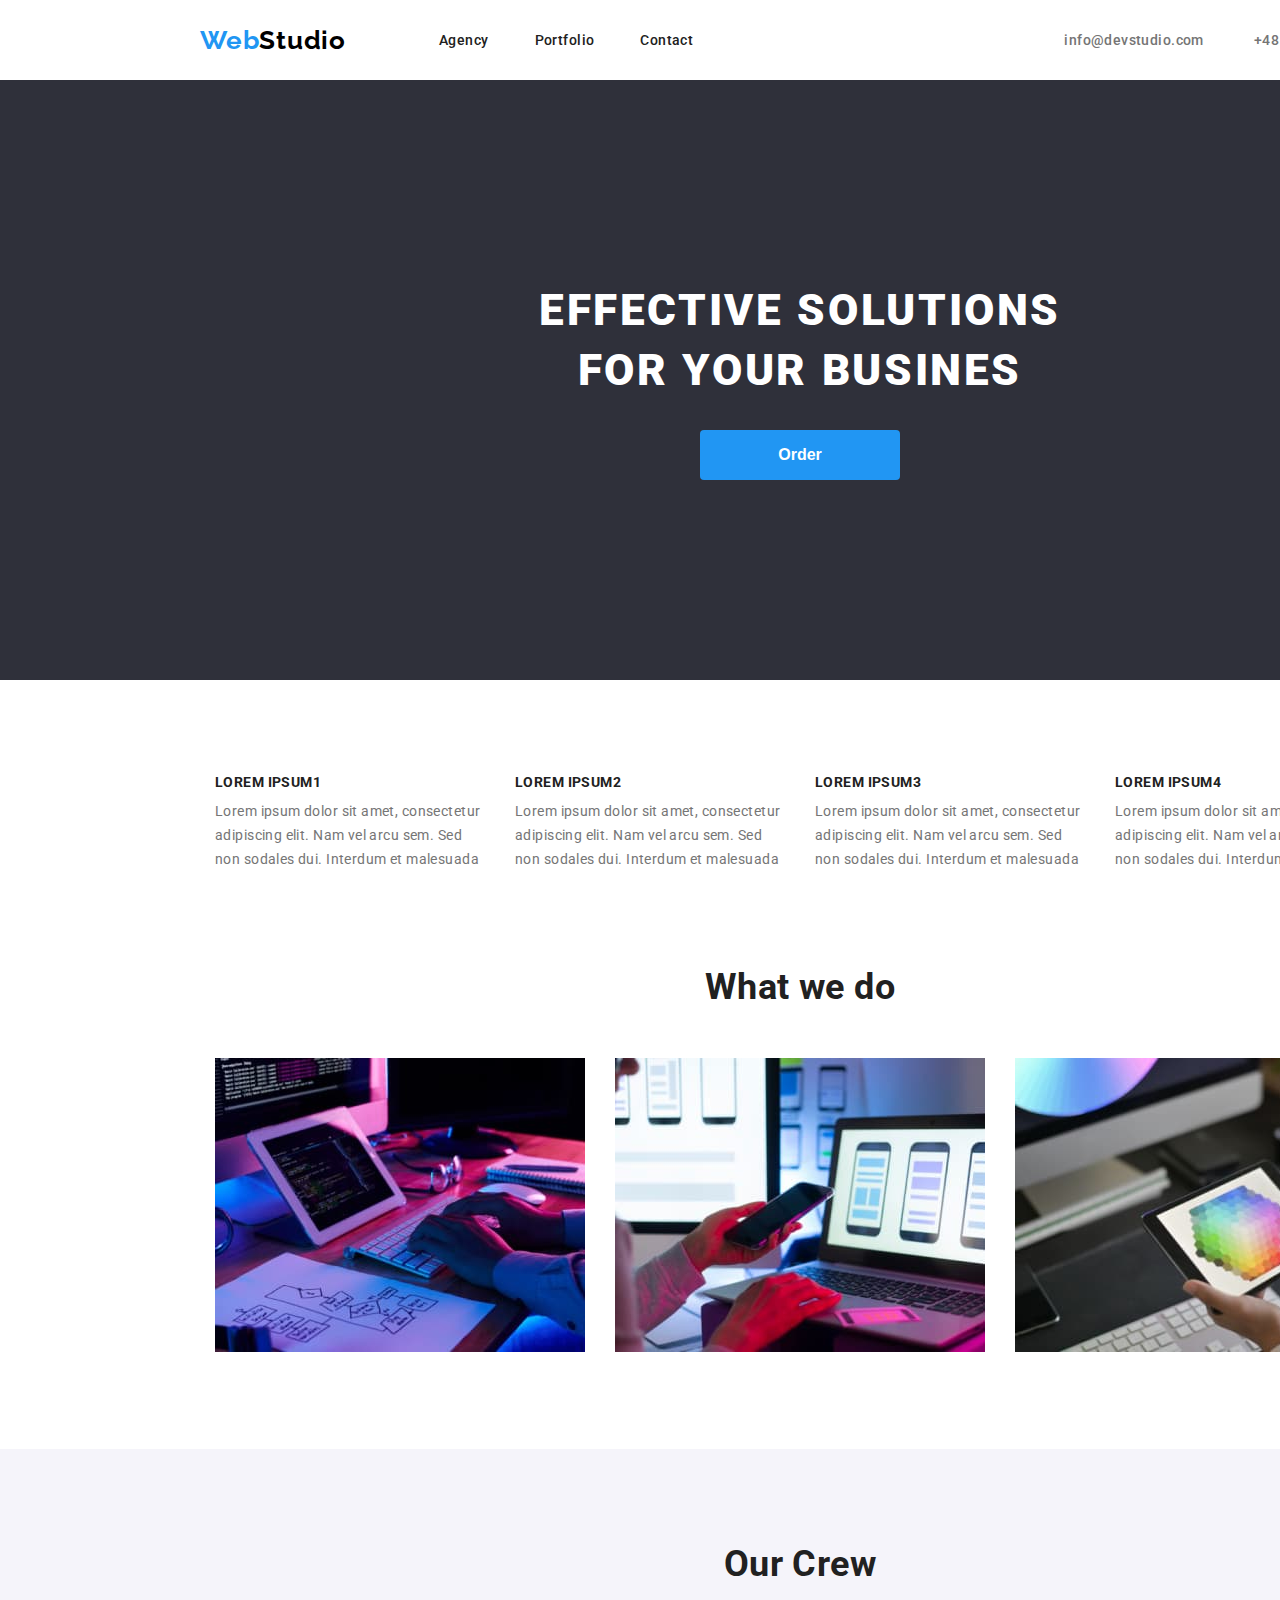
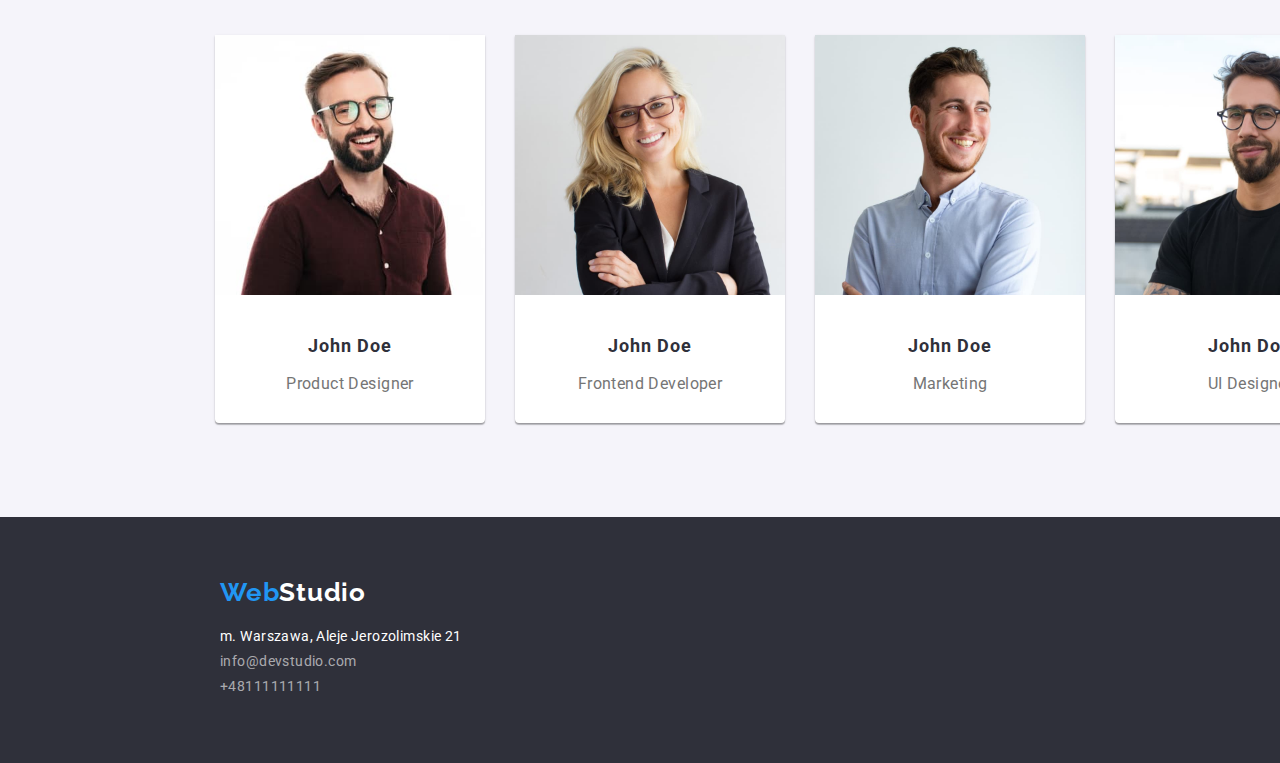
<file: index.html>
<!DOCTYPE html>
<html lang="pl-PL">
  <head>
    <meta charset="UTF-8" />
    <meta http-equiv="X-UA-Compatible" content="IE=edge" />
    <meta name="viewport" content="width=device-width, initial-scale=1.0" />
    <link href="./styles.css" rel="stylesheet" />

    <link rel="preconnect" href="https://fonts.googleapis.com" />
    <link rel="preconnect" href="https://fonts.gstatic.com" crossorigin="" />
    <link
      href="https://fonts.googleapis.com/css2?family=Raleway:wght@700&amp;family=Roboto:wght@400;500;700;900&amp;display=swap"
      rel="stylesheet"
    />

    <title>WebStudio</title>
  </head>
  <body>
    <div class="whole-page">
      <header class="header container">
        <a href="index.html" class="link-no-underline logo-style"
          ><span class="text-blue">Web</span>Studio</a
        >
        <nav>
          <ul class="nav-style nav-list">
            <li>
              <a
                href="./index.html"
                class="link-no-underline link-style text-blue"
              >
                Agency</a
              >
            </li>
            <li>
              <a
                href="portfolio.html"
                class="link-no-underline link-style text-blue"
              >
                Portfolio</a
              >
            </li>
            <li>
              <a
                href="./index.html"
                class="link-no-underline link-style text-blue"
              >
                Contact</a
              >
            </li>
          </ul>
        </nav>
        <ul class="contacts-style contact-link-styl nav-list nobull">
          <li>
            <a
              href="emailto:info@devstudio.com"
              class="link-no-underline contact-link-style text-blue"
              >info@devstudio.com</a
            >
          </li>
          <li>
            <a
              href="tel:+45111111111"
              class="link-no-underline contact-link-style text-blue"
              >+48 111 111 111</a
            >
          </li>
        </ul>
      </header>
      <!--Tworzenie sekcji head- informacje wyświetlane na górze strony-->
      <main>
        <section class="container top-section">
          <h1 class="top-section-text no-margin">
            EFFECTIVE SOLUTIONS<br />
            FOR YOUR BUSINES
          </h1>
          <button type="button" class="button-type-order">Order</button>
        </section>
        <section class="container">
          <div>
            <ul class="content no-padding">
              <li>
                <h3 class="content-header">LOREM IPSUM1</h3>
                <p class="content-text no-margin">
                  Lorem ipsum dolor sit amet, consectetur
                  <br />
                  adipiscing elit. Nam vel arcu sem. Sed
                  <br />
                  non sodales dui. Interdum et malesuada
                </p>
              </li>
              <li>
                <h3 class="content-header">LOREM IPSUM2</h3>
                <p class="content-text no-margin">
                  Lorem ipsum dolor sit amet, consectetur
                  <br />
                  adipiscing elit. Nam vel arcu sem. Sed
                  <br />
                  non sodales dui. Interdum et malesuada
                </p>
              </li>
              <li>
                <h3 class="content-header">LOREM IPSUM3</h3>
                <p class="content-text no-margin">
                  Lorem ipsum dolor sit amet, consectetur
                  <br />
                  adipiscing elit. Nam vel arcu sem. Sed
                  <br />
                  non sodales dui. Interdum et malesuada
                </p>
              </li>
              <li>
                <h3 class="content-header">LOREM IPSUM4</h3>
                <p class="content-text no-margin">
                  Lorem ipsum dolor sit amet, consectetur
                  <br />
                  adipiscing elit. Nam vel arcu sem. Sed
                  <br />
                  non sodales dui. Interdum et malesuada
                </p>
              </li>
            </ul>
          </div>
        </section>
        <!--część opisowa strony- do edytowania w przyszłości-->
        <section class="container our-services">
          <h2 class="section-header">What we do</h2>
          <ul class="our-services-list no-padding">
            <li>
              <img
                src="./img/img.jpg"
                alt="Tworzenie kodu"
                width="370"
                height="294"
              />
            </li>
            <li>
              <img
                src="./img/img2.jpg"
                alt="Tworzenie strony"
                width="370"
                height="294"
              />
            </li>
            <li>
              <img
                src="./img/img3.jpg"
                alt="Tworzenie styli"
                width="370"
                height="294"
              />
            </li>
          </ul>
        </section>
        <!--Obrazy z potencjałem do podpięcia linków/odnośników do opisu w.w. zagadnień-->
        <section class="our-crew-background">
          <div class="container our-crew">
            <h2 class="section-header no-margin">Our Crew</h2>
            <ul class="our-crew-list no-margin no-padding">
              <li class="crew-member-part">
                <img
                  src="./img/imgsq1.jpg"
                  alt="John Doe"
                  width="270"
                  height="260"
                />
                <h3 class="our-crew-list-name">
                  <a
                    href="#!"
                    class="center link-no-underline portfolio-img-title"
                    >John Doe</a
                  >
                </h3>
                <p class="our-crew-list-proffesion">
                  <a
                    href="#!"
                    class="center link-no-underline portfolio-part-info"
                    >Product Designer</a
                  >
                </p>
              </li>
              <li class="crew-member-part">
                <img
                  src="./img/imgsq2.jpg"
                  alt="John Doe"
                  width="270"
                  height="260"
                />
                <h3 class="our-crew-list-name">
                  <a href="#!" class="link-no-underline portfolio-img-title"
                    >John Doe</a
                  >
                </h3>
                <p class="our-crew-list-proffesion">
                  <a href="#!" class="link-no-underline portfolio-part-info"
                    >Frontend Developer</a
                  >
                </p>
              </li>
              <li class="crew-member-part">
                <img
                  src="./img/imgsq3.jpg"
                  alt="John Doe"
                  width="270"
                  height="260"
                />
                <h3 class="our-crew-list-name">
                  <a href="#!" class="link-no-underline portfolio-img-title"
                    >John Doe</a
                  >
                </h3>
                <p class="our-crew-list-proffesion">
                  <a href="#!" class="link-no-underline portfolio-part-info"
                    >Marketing</a
                  >
                </p>
              </li>
              <li class="crew-member-part">
                <img
                  src="./img/imgsq4.jpg"
                  alt="John Doe"
                  width="270"
                  height="260"
                />
                <h3 class="our-crew-list-name">
                  <a href="#!" class="link-no-underline portfolio-img-title"
                    >John Doe</a
                  >
                </h3>
                <p class="our-crew-list-proffesion">
                  <a href="#!" class="link-no-underline portfolio-part-info"
                    >UI Designer</a
                  >
                </p>
              </li>
            </ul>
          </div>
        </section>
        <!--Zdjęcia osób zaangażowanych w projekt/firmę- możliwe dodanie linków do stron/opisów osób-->
      </main>
      <footer class="footer">
        <ul class="container footer-container nobull">
          <li>
            <a
              href="./index.html"
              class="link-no-underline logo-style white-style-logo"
              ><span class="text-blue">Web</span>Studio</a
            >
          </li>
          <li>
            <address class="address-style">
              m. Warszawa, Aleje Jerozolimskie 21
            </address>
          </li>
          <li class="footer-links no-margin nobull">
            <li class="footer-links-li-margin">
              <a
                href="emailto:info@devstudio.com"
                class="link-no-underline footer-type"
                >info@devstudio.com</a
              >
            </li>
            <li class="footer-links-li-margin">
              <a href="tel:+45111111111" class="link-no-underline footer-type"
                >+48111111111</a
              >
            </li>
          </li>
        </ul>
      </footer>
      <!--informacje bazowe na temat firmy- tak zwany footer-->
    </div>
  </body>
  <!--plik jest poprawnie tłumaczony na angielski przy użyciu tłumacza wbudowanego przeglądarki google-->
</html>
</file>
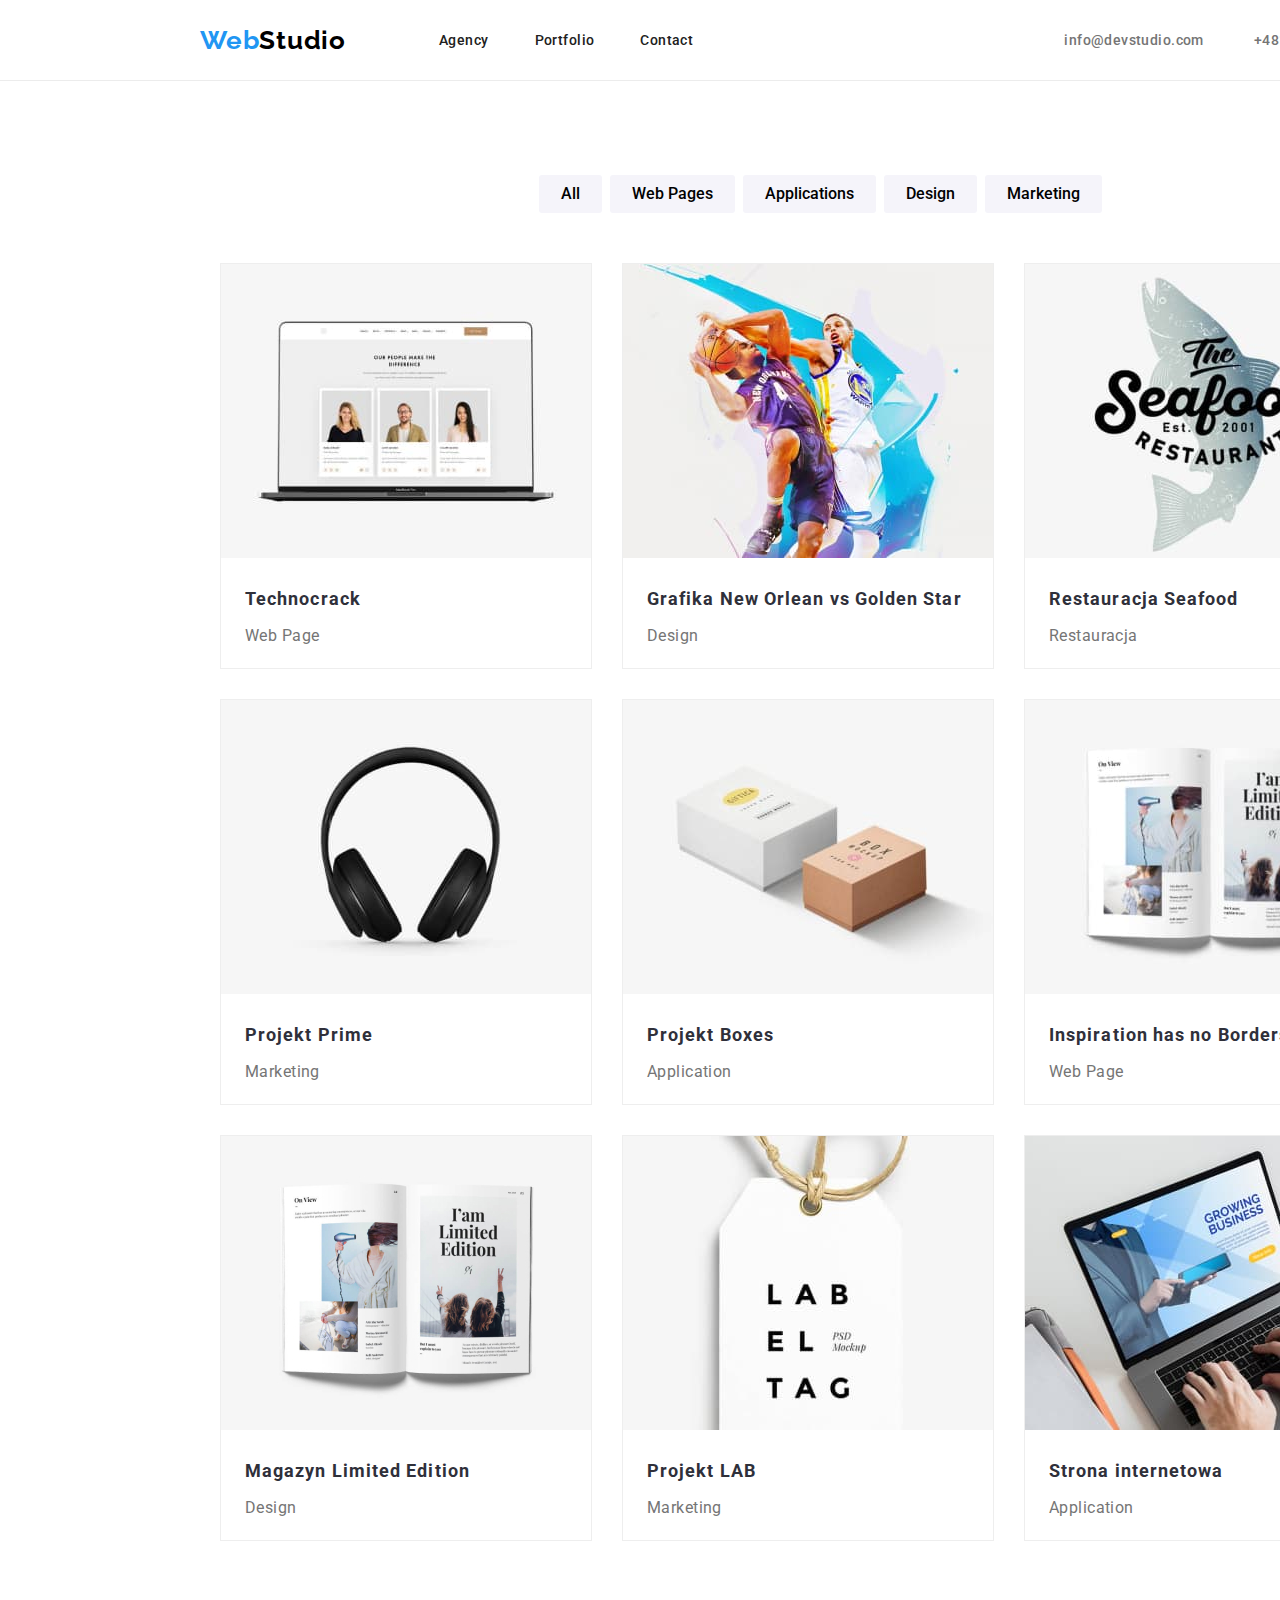
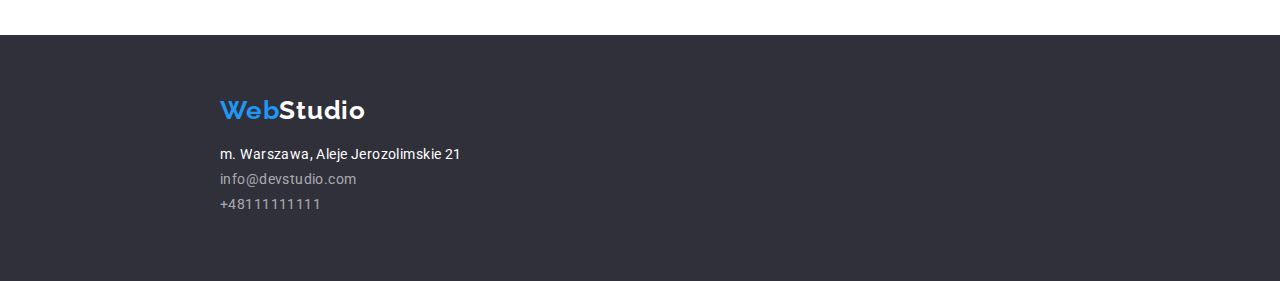
<file: poftfolio.html>
<!DOCTYPE html>
<html lang="pl-PL">
  <head>
    <meta charset="UTF-8" />
    <meta http-equiv="X-UA-Compatible" content="IE=edge" />
    <meta name="viewport" content="width=device-width, initial-scale=1.0" />
    <link href="./css/styles.css" rel="stylesheet" />

    <link rel="preconnect" href="https://fonts.googleapis.com" />
    <link rel="preconnect" href="https://fonts.gstatic.com" crossorigin="" />
    <link
      href="https://fonts.googleapis.com/css2?family=Raleway:wght@700&amp;family=Roboto:wght@400;500;700;900&amp;display=swap"
      rel="stylesheet"
    />

    <title>WebStudio</title>
  </head>
  <body class="whole-page">
    <header class="header container">
      <a href="index.html" class="link-no-underline logo-style"
        ><span class="text-blue">Web</span>Studio</a
      >
      <nav>
        <ul class="nav-style nav-list">
          <li>
            <a href="index.html" class="link-no-underline link-style text-blue">
              Agency</a
            >
          </li>
          <li>
            <a
              href="goit-markup-hw-02\2index.html"
              class="link-no-underline link-style text-blue"
            >
              Portfolio</a
            >
          </li>
          <li>
            <a href="index.html" class="link-no-underline link-style text-blue">
              Contact</a
            >
          </li>
        </ul>
      </nav>
      <ul class="contacts-style contact-link-styl nav-list nobull">
        <li>
          <a
            href="emailto:info@devstudio.com"
            class="link-no-underline contact-link-style text-blue"
            >info@devstudio.com</a
          >
        </li>
        <li>
          <a
            href="tel:+45111111111"
            class="link-no-underline contact-link-style text-blue"
            >+48111111111</a
          >
        </li>
      </ul>
    </header>
    <!--Tworzenie sekcji head + class + css- do skopiowania w głównym pliku- informacje wyświetlane na górze strony-->
    <div class="header-separator"></div>
    <main>
      <section>
        <ul class="buttons-type">
          <li>
            <button type="button" class="button-type">All</button>
          </li>
          <li>
            <button type="button" class="button-type">Web Pages</button>
          </li>
          <li>
            <button type="button" class="button-type">Applications</button>
          </li>
          <li>
            <button type="button" class="button-type">Design</button>
          </li>
          <li>
            <button type="button" class="button-type">Marketing</button>
          </li>
        </ul>
      </section>
      <!--przyciski - odnosniki -->
      <section>
        <ul class="container product-portfolio">
          <li class="product-part">
            <img
              src="./images/portfolio img/Squoosh/img.jpg"
              alt="Technocrack"
              width="370"
              height="294"
            />
            <h4 class="portfolio-h4-margin">
              <a href="#!" class="link-no-underline portfolio-img-title"
                >Technocrack</a
              >
            </h4>
            <p class="portfolio-p-margin">
              <a href="#!" class="link-no-underline portfolio-part-info"
                >Web Page</a
              >
            </p>
          </li>
          <li class="product-part">
            <img
              src="./images/portfolio img/Squoosh/img (1).jpg"
              alt="Grafika New Orlean vs Golden Star"
              width="370"
              height="294"
            />
            <h4 class="portfolio-h4-margin">
              <a href="#!" class="link-no-underline portfolio-img-title"
                >Grafika New Orlean vs Golden Star</a
              >
            </h4>
            <p class="portfolio-p-margin">
              <a href="#!" class="link-no-underline portfolio-part-info"
                >Design</a
              >
            </p>
          </li>

          <li class="product-part">
            <img
              src="./images/portfolio img/Squoosh/img (2).jpg"
              alt="Restauracja Seafood"
              width="370"
              height="294"
            />
            <h4 class="portfolio-h4-margin">
              <a href="#!" class="link-no-underline portfolio-img-title"
                >Restauracja Seafood</a
              >
            </h4>
            <p class="portfolio-p-margin">
              <a href="#!" class="link-no-underline portfolio-part-info"
                >Restauracja</a
              >
            </p>
          </li>
          <li class="product-part">
            <img
              src="./images/portfolio img/Squoosh/img (3).jpg"
              alt="Projekt Prime"
              width="370"
              height="294"
            />
            <h4 class="portfolio-h4-margin">
              <a href="#!" class="link-no-underline portfolio-img-title"
                >Projekt Prime</a
              >
            </h4>
            <p class="portfolio-p-margin">
              <a href="#!" class="link-no-underline portfolio-part-info"
                >Marketing</a
              >
            </p>
          </li>
          <li class="product-part">
            <img
              src="./images/portfolio img/Squoosh/img (4).jpg"
              alt="Projekt Boxes"
              width="370"
              height="294"
            />
            <h4 class="portfolio-h4-margin">
              <a href="#!" class="link-no-underline portfolio-img-title"
                >Projekt Boxes</a
              >
            </h4>
            <p class="portfolio-p-margin">
              <a href="#!" class="link-no-underline portfolio-part-info"
                >Application</a
              >
            </p>
          </li>
          <li class="product-part">
            <img
              src="./images/portfolio img/Squoosh/img (5).jpg"
              alt="Inspiration has no Borders"
              width="370"
              height="294"
            />
            <h4 class="portfolio-h4-margin">
              <a href="#!" class="link-no-underline portfolio-img-title"
                >Inspiration has no Borders</a
              >
            </h4>
            <p class="portfolio-p-margin">
              <a href="#!" class="link-no-underline portfolio-part-info"
                >Web Page</a
              >
            </p>
          </li>
          <li class="product-part">
            <img
              src="./images/portfolio img/Squoosh/img (6).jpg"
              alt="Magazyn Limited Edition"
              width="370"
              height="294"
            />
            <h4 class="portfolio-h4-margin">
              <a href="#!" class="link-no-underline portfolio-img-title"
                >Magazyn Limited Edition</a
              >
            </h4>
            <p class="portfolio-p-margin">
              <a href="#!" class="link-no-underline portfolio-part-info"
                >Design</a
              >
            </p>
          </li>
          <li class="product-part">
            <img
              src="./images/portfolio img/Squoosh/img (7).jpg"
              alt="Projekt LAB"
              width="370"
              height="294"
            />
            <h4 class="portfolio-h4-margin">
              <a href="#!" class="link-no-underline portfolio-img-title"
                >Projekt LAB</a
              >
            </h4>
            <p class="portfolio-p-margin">
              <a href="#!" class="link-no-underline portfolio-part-info"
                >Marketing</a
              >
            </p>
          </li>
          <li class="product-part">
            <img
              src="./images/portfolio img/Squoosh/img (8).jpg"
              alt="Strona internetowa"
              width="370"
              height="294"
            />
            <h4 class="portfolio-h4-margin">
              <a href="#!" class="link-no-underline portfolio-img-title"
                >Strona internetowa</a
              >
            </h4>
            <p class="portfolio-p-margin">
              <a href="#!" class="link-no-underline portfolio-part-info"
                >Application</a
              >
            </p>
          </li>
        </ul>
      </section>
      <!--product parts- możliwe dodanie linków do stron- działów/ specyficznych produktów-->
    </main>
    <footer class="footer">
      <ul class="container footer-container nobull">
        <a
          href="index.html"
          class="link-no-underline logo-style white-style-logo"
          ><span class="text-blue">Web</span>Studio</a
        >
        <li>
          <address class="address-style">
            m. Warszawa, Aleje Jerozolimskie 21
          </address>
        </li>
        <ul class="footer-links no-margin nobull">
          <li class="footer-links-li-margin">
            <a
              href="emailto:info@devstudio.com"
              class="link-no-underline footer-type"
              >info@devstudio.com</a
            >
          </li>
          <li class="footer-links-li-margin">
            <a href="tel:+45111111111" class="link-no-underline footer-type"
              >+48111111111</a
            >
          </li>
        </ul>
      </ul>
    </footer>
  </body>
  <!--plik jest poprawnie tłumaczony na angielski przy użyciu tłumacza wbudowanego przeglądarki google-->
</html>
</file>
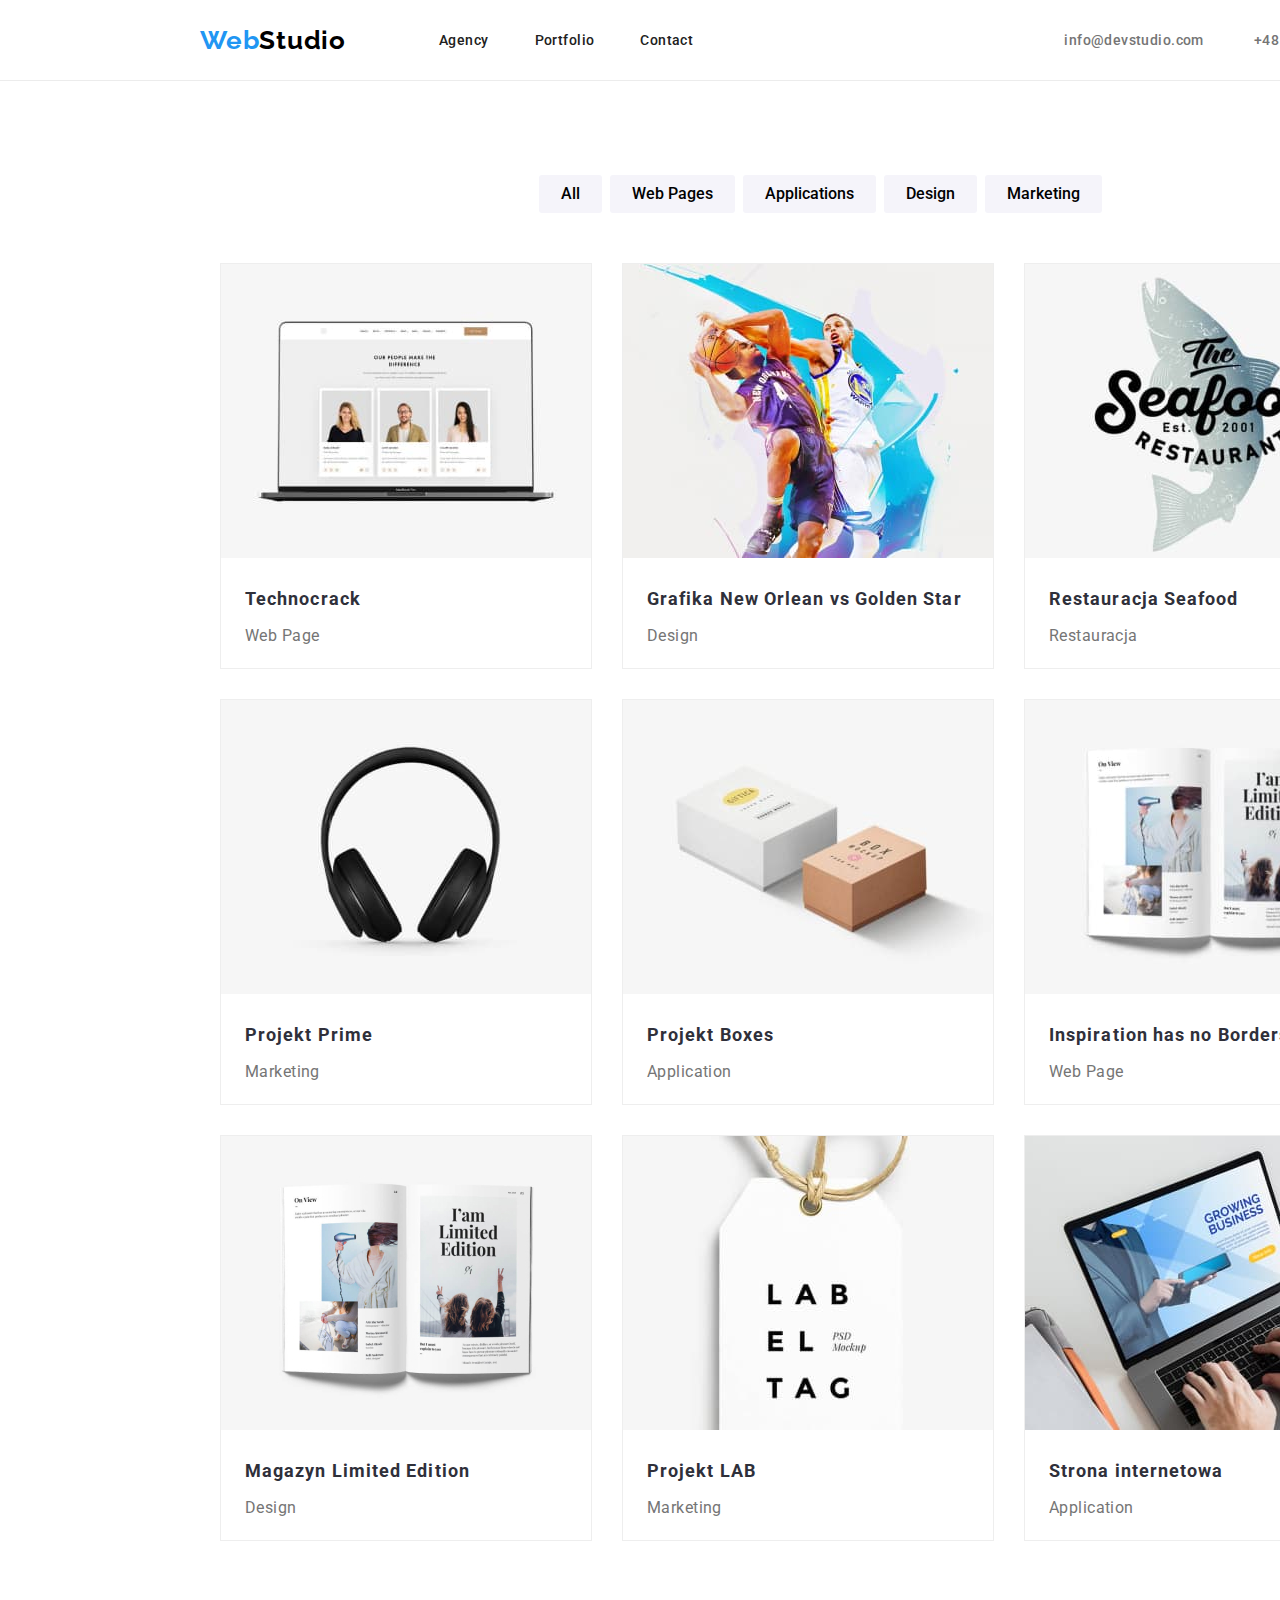
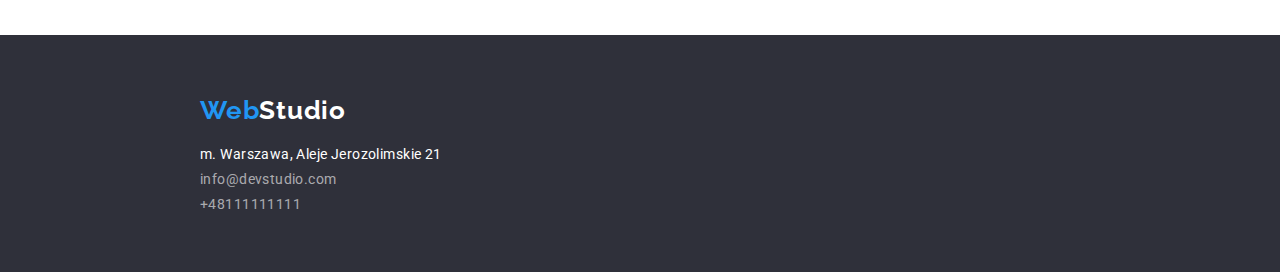
<file: portfolio.html>
<!DOCTYPE html>
<html lang="pl-PL">
  <head>
    <meta charset="UTF-8" />
    <meta http-equiv="X-UA-Compatible" content="IE=edge" />
    <meta name="viewport" content="width=device-width, initial-scale=1.0" />
    <link href="./css/styles.css" rel="stylesheet" />

    <link rel="preconnect" href="https://fonts.googleapis.com" />
    <link rel="preconnect" href="https://fonts.gstatic.com" crossorigin="" />
    <link
      href="https://fonts.googleapis.com/css2?family=Raleway:wght@700&amp;family=Roboto:wght@400;500;700;900&amp;display=swap"
      rel="stylesheet"
    />

    <title>WebStudio</title>
  </head>
  <body>
    <div class="whole-page">
      <header class="header container">
        <a href="index.html" class="link-no-underline logo-style"
          ><span class="text-blue">Web</span>Studio</a
        >
        <nav>
          <ul class="nav-style nav-list">
            <li>
              <a
                href="index.html"
                class="link-no-underline link-style text-blue"
              >
                Agency</a
              >
            </li>
            <li>
              <a
                href="./portfolio.html"
                class="link-no-underline link-style text-blue"
              >
                Portfolio</a
              >
            </li>
            <li>
              <a
                href="index.html"
                class="link-no-underline link-style text-blue"
              >
                Contact</a
              >
            </li>
          </ul>
        </nav>
        <ul class="contacts-style contact-link-styl nav-list nobull">
          <li>
            <a
              href="emailto:info@devstudio.com"
              class="link-no-underline contact-link-style text-blue"
              >info@devstudio.com</a
            >
          </li>
          <li>
            <a
              href="tel:+45111111111"
              class="link-no-underline contact-link-style text-blue"
              >+48 111 111 111</a
            >
          </li>
        </ul>
      </header>
      <!--Tworzenie sekcji head + class + css- do skopiowania w głównym pliku- informacje wyświetlane na górze strony-->
      <div class="header-separator"></div>
      <main>
        <div>
          <section>
            <ul class="buttons-type">
              <li>
                <button type="button" class="button-type">All</button>
              </li>
              <li>
                <button type="button" class="button-type">Web Pages</button>
              </li>
              <li>
                <button type="button" class="button-type">Applications</button>
              </li>
              <li>
                <button type="button" class="button-type">Design</button>
              </li>
              <li>
                <button type="button" class="button-type">Marketing</button>
              </li>
            </ul>
          </section>
        </div>
        <!--przyciski - odnosniki -->
        <section>
          <ul class="container product-portfolio">
            <li class="product-part">
              <img
                src="./images/portfolio-img/Squoosh/img.jpg"
                alt="Technocrack"
                width="370"
                height="294"
              />
              <h4 class="portfolio-h4-margin">
                <a href="#!" class="link-no-underline portfolio-img-title"
                  >Technocrack</a
                >
              </h4>
              <p class="portfolio-p-margin">
                <a href="#!" class="link-no-underline portfolio-part-info"
                  >Web Page</a
                >
              </p>
            </li>
            <li class="product-part">
              <img
                src="./images/portfolio-img/Squoosh/img(1).jpg"
                alt="Grafika New Orlean vs Golden Star"
                width="370"
                height="294"
              />
              <h4 class="portfolio-h4-margin">
                <a href="#!" class="link-no-underline portfolio-img-title"
                  >Grafika New Orlean vs Golden Star</a
                >
              </h4>
              <p class="portfolio-p-margin">
                <a href="#!" class="link-no-underline portfolio-part-info"
                  >Design</a
                >
              </p>
            </li>

            <li class="product-part">
              <img
                src="./images/portfolio-img/Squoosh/img(2).jpg"
                alt="Restauracja Seafood"
                width="370"
                height="294"
              />
              <h4 class="portfolio-h4-margin">
                <a href="#!" class="link-no-underline portfolio-img-title"
                  >Restauracja Seafood</a
                >
              </h4>
              <p class="portfolio-p-margin">
                <a href="#!" class="link-no-underline portfolio-part-info"
                  >Restauracja</a
                >
              </p>
            </li>
            <li class="product-part">
              <img
                src="./images/portfolio-img/Squoosh/img(3).jpg"
                alt="Projekt Prime"
                width="370"
                height="294"
              />
              <h4 class="portfolio-h4-margin">
                <a href="#!" class="link-no-underline portfolio-img-title"
                  >Projekt Prime</a
                >
              </h4>
              <p class="portfolio-p-margin">
                <a href="#!" class="link-no-underline portfolio-part-info"
                  >Marketing</a
                >
              </p>
            </li>
            <li class="product-part">
              <img
                src="./images/portfolio-img/Squoosh/img(4).jpg"
                alt="Projekt Boxes"
                width="370"
                height="294"
              />
              <h4 class="portfolio-h4-margin">
                <a href="#!" class="link-no-underline portfolio-img-title"
                  >Projekt Boxes</a
                >
              </h4>
              <p class="portfolio-p-margin">
                <a href="#!" class="link-no-underline portfolio-part-info"
                  >Application</a
                >
              </p>
            </li>
            <li class="product-part">
              <img
                src="./images/portfolio-img/Squoosh/img(5).jpg"
                alt="Inspiration has no Borders"
                width="370"
                height="294"
              />
              <h4 class="portfolio-h4-margin">
                <a href="#!" class="link-no-underline portfolio-img-title"
                  >Inspiration has no Borders</a
                >
              </h4>
              <p class="portfolio-p-margin">
                <a href="#!" class="link-no-underline portfolio-part-info"
                  >Web Page</a
                >
              </p>
            </li>
            <li class="product-part">
              <img
                src="./images/portfolio-img/Squoosh/img(6).jpg"
                alt="Magazyn Limited Edition"
                width="370"
                height="294"
              />
              <h4 class="portfolio-h4-margin">
                <a href="#!" class="link-no-underline portfolio-img-title"
                  >Magazyn Limited Edition</a
                >
              </h4>
              <p class="portfolio-p-margin">
                <a href="#!" class="link-no-underline portfolio-part-info"
                  >Design</a
                >
              </p>
            </li>
            <li class="product-part">
              <img
                src="./images/portfolio-img/Squoosh/img(7).jpg"
                alt="Projekt LAB"
                width="370"
                height="294"
              />
              <h4 class="portfolio-h4-margin">
                <a href="#!" class="link-no-underline portfolio-img-title"
                  >Projekt LAB</a
                >
              </h4>
              <p class="portfolio-p-margin">
                <a href="#!" class="link-no-underline portfolio-part-info"
                  >Marketing</a
                >
              </p>
            </li>
            <li class="product-part">
              <img
                src="./images/portfolio-img/Squoosh/img(8).jpg"
                alt="Strona internetowa"
                width="370"
                height="294"
              />
              <h4 class="portfolio-h4-margin">
                <a href="#!" class="link-no-underline portfolio-img-title"
                  >Strona internetowa</a
                >
              </h4>
              <p class="portfolio-p-margin">
                <a href="#!" class="link-no-underline portfolio-part-info"
                  >Application</a
                >
              </p>
            </li>
          </ul>
        </section>
        <!--product parts- możliwe dodanie linków do stron- działów/ specyficznych produktów-->
      </main>
      <footer class="footer">
        <div class="container footer-container nobull">
          <a
            href="./index.html"
            class="link-no-underline logo-style white-style-logo"
            ><span class="text-blue">Web</span>Studio</a
          >
          <address class="address-style">
            m. Warszawa, Aleje Jerozolimskie 21
          </address>
          <ul class="footer-links no-margin nobull">
            <li class="footer-links-li-margin">
              <a
                href="emailto:info@devstudio.com"
                class="link-no-underline footer-type"
                >info@devstudio.com</a
              >
            </li>
            <li class="">
              <a href="tel:+45111111111" class="link-no-underline footer-type"
                >+48111111111</a
              >
            </li>
          </ul>
        </div>
      </footer>
    </div>
  </body>
  <!--plik jest poprawnie tłumaczony na angielski przy użyciu tłumacza wbudowanego przeglądarki google-->
</html>
</file>
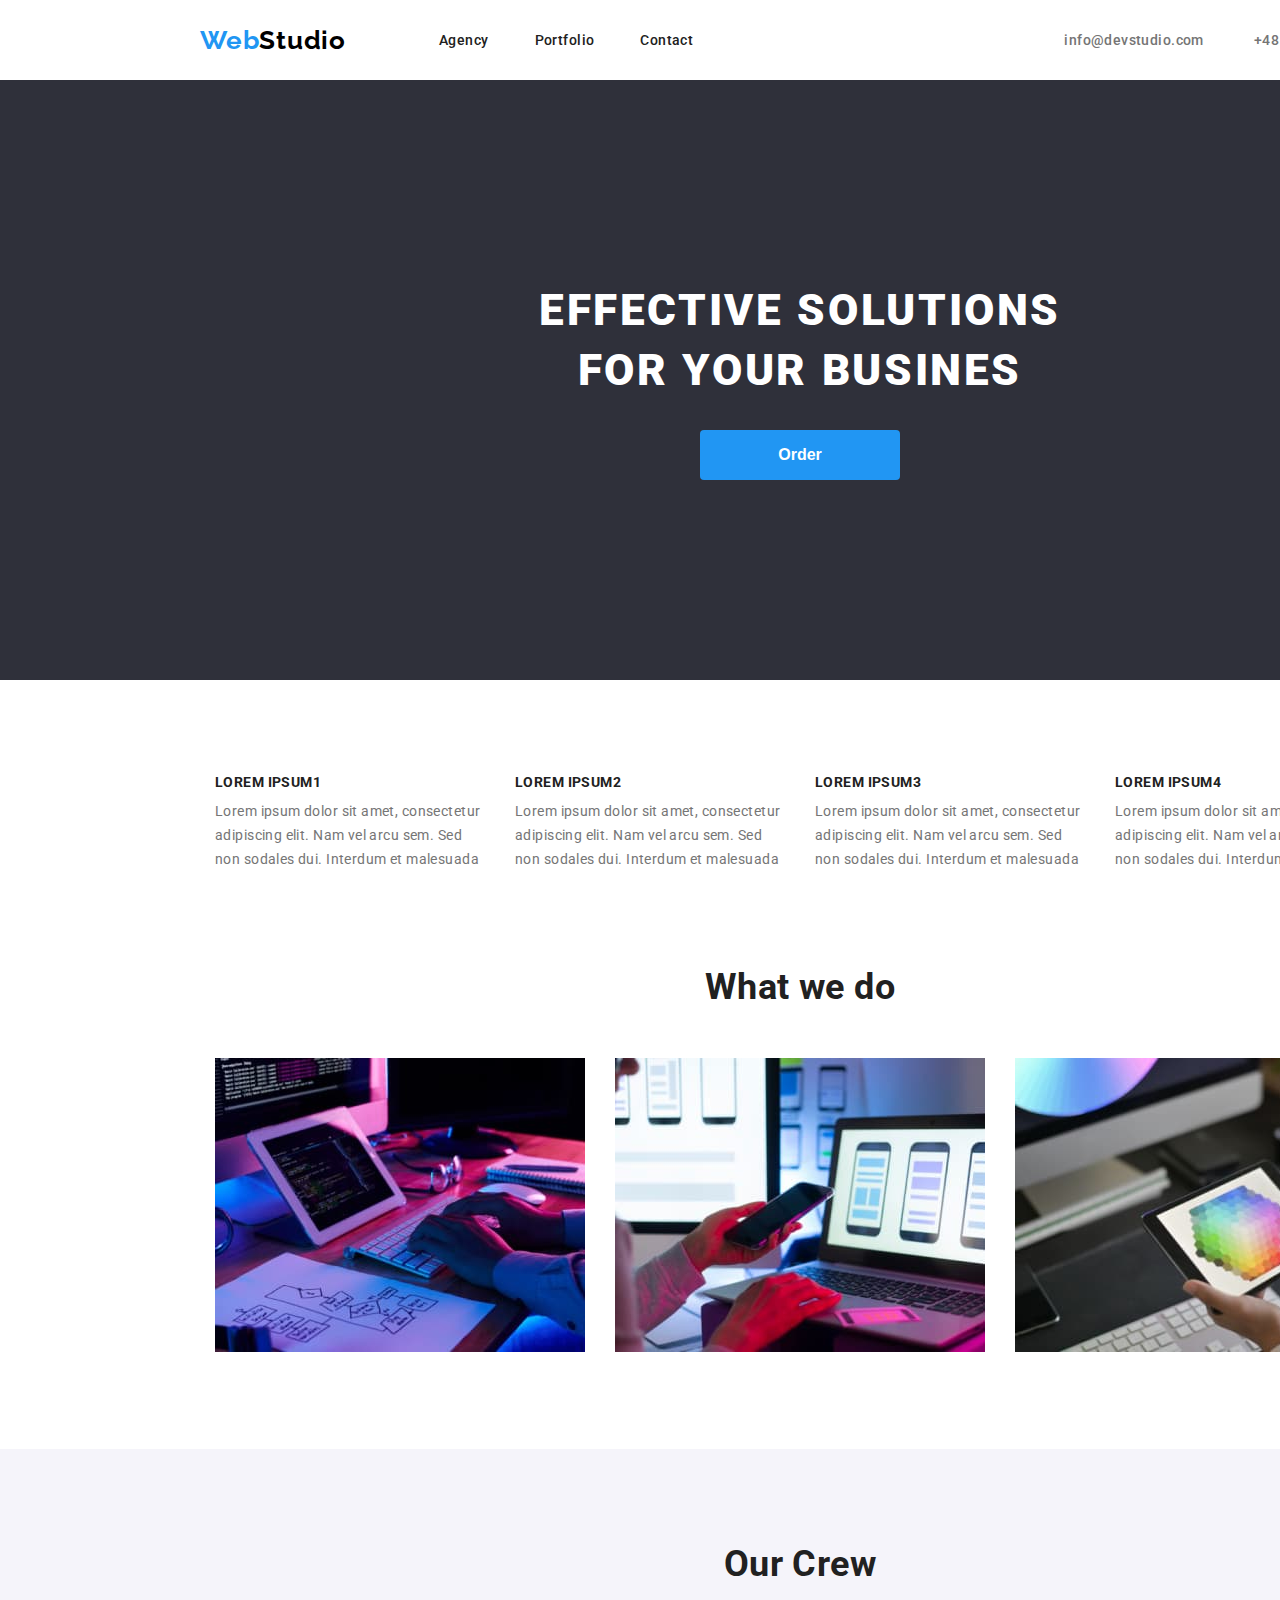
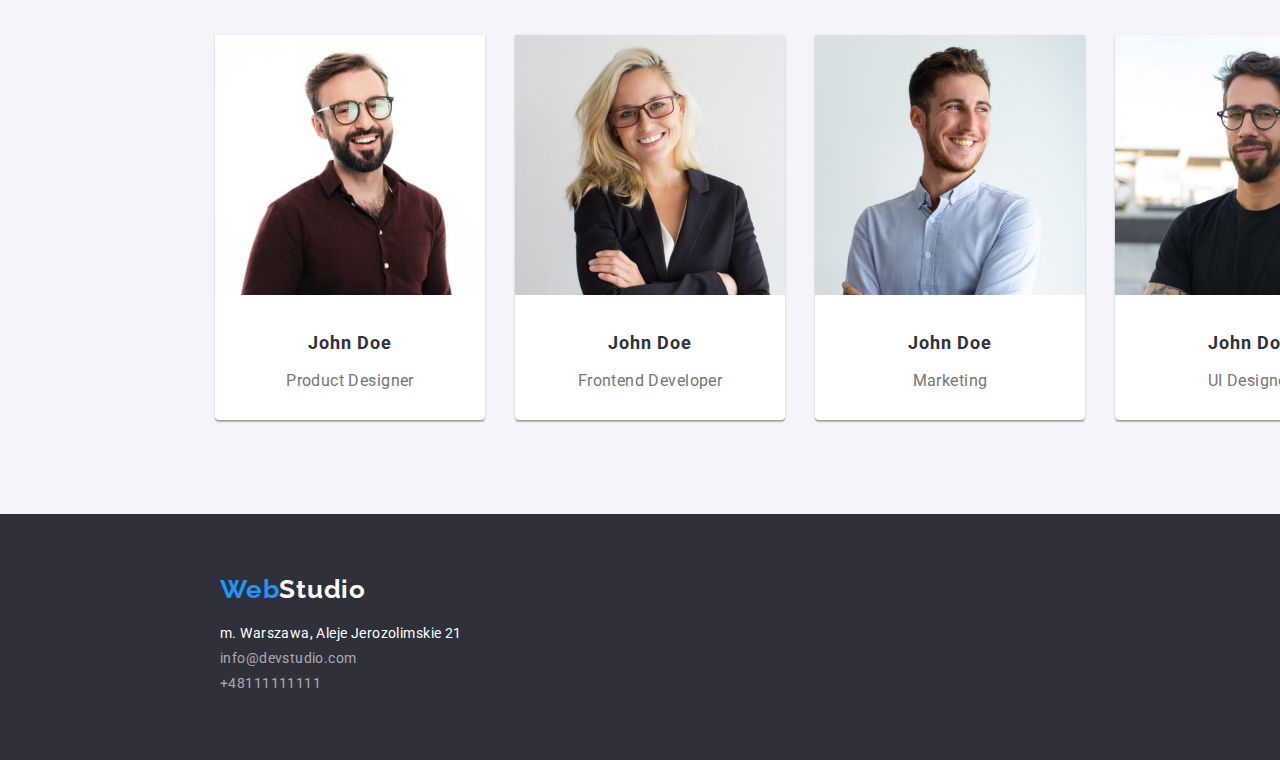
<file: start-index.html>
<html lang="pl-PL-en-EN">
  <head>
    <meta charset="UTF-8" />
    <meta http-equiv="X-UA-Compatible" content="IE=edge" />
    <meta name="viewport" content="width=device-width, initial-scale=1.0" />
    <link href="./styles.css" rel="stylesheet" />

    <link rel="preconnect" href="https://fonts.googleapis.com" />
    <link rel="preconnect" href="https://fonts.gstatic.com" crossorigin="" />
    <link
      href="https://fonts.googleapis.com/css2?family=Raleway:wght@700&amp;family=Roboto:wght@400;500;700;900&amp;display=swap"
      rel="stylesheet"
    />

    <title>WebStudio</title>
  </head>
  <body>
    <div class="whole-page">
      <header class="header container">
        <a href="index.html" class="link-no-underline logo-style"
          ><span class="text-blue">Web</span>Studio</a
        >
        <nav>
          <ul class="nav-style nav-list">
            <li>
              <a
                href="./index.html"
                class="link-no-underline link-style text-blue"
              >
                Agency</a
              >
            </li>
            <li>
              <a
                href="./portfolio.html"
                class="link-no-underline link-style text-blue"
              >
                Portfolio</a
              >
            </li>
            <li>
              <a
                href="./index.html"
                class="link-no-underline link-style text-blue"
              >
                Contact</a
              >
            </li>
          </ul>
        </nav>
        <ul class="contacts-style contact-link-styl nav-list nobull">
          <li>
            <a
              href="emailto:info@devstudio.com"
              class="link-no-underline contact-link-style text-blue"
              >info@devstudio.com</a
            >
          </li>
          <li>
            <a
              href="tel:+45111111111"
              class="link-no-underline contact-link-style text-blue"
              >+48 111 111 111</a
            >
          </li>
        </ul>
      </header>
      <!--Tworzenie sekcji head- informacje wyświetlane na górze strony-->
      <main>
        <section class="container top-section">
          <h1 class="top-section-text no-margin">
            EFFECTIVE SOLUTIONS<br />
            FOR YOUR BUSINES
          </h1>
          <button type="button" class="button-type-order">Order</button>
        </section>
        <section class="container">
          <div>
            <ul class="content no-padding">
              <li>
                <h3 class="content-header">LOREM IPSUM1</h3>
                <p class="content-text no-margin">
                  Lorem ipsum dolor sit amet, consectetur
                  <br />
                  adipiscing elit. Nam vel arcu sem. Sed
                  <br />
                  non sodales dui. Interdum et malesuada
                </p>
              </li>
              <li>
                <h3 class="content-header">LOREM IPSUM2</h3>
                <p class="content-text no-margin">
                  Lorem ipsum dolor sit amet, consectetur
                  <br />
                  adipiscing elit. Nam vel arcu sem. Sed
                  <br />
                  non sodales dui. Interdum et malesuada
                </p>
              </li>
              <li>
                <h3 class="content-header">LOREM IPSUM3</h3>
                <p class="content-text no-margin">
                  Lorem ipsum dolor sit amet, consectetur
                  <br />
                  adipiscing elit. Nam vel arcu sem. Sed
                  <br />
                  non sodales dui. Interdum et malesuada
                </p>
              </li>
              <li>
                <h3 class="content-header">LOREM IPSUM4</h3>
                <p class="content-text no-margin">
                  Lorem ipsum dolor sit amet, consectetur
                  <br />
                  adipiscing elit. Nam vel arcu sem. Sed
                  <br />
                  non sodales dui. Interdum et malesuada
                </p>
              </li>
            </ul>
          </div>
        </section>
        <!--część opisowa strony- do edytowania w przyszłości-->
        <section class="container our-services">
          <h2 class="section-header">What we do</h2>
          <ul class="our-services-list no-padding">
            <li>
              <img
                src="./img/img.jpg"
                alt="Tworzenie kodu"
                width="370"
                height="294"
              />
            </li>
            <li>
              <img
                src="./img/img2.jpg"
                alt="Tworzenie strony"
                width="370"
                height="294"
              />
            </li>
            <li>
              <img
                src="./img/img3.jpg"
                alt="Tworzenie styli"
                width="370"
                height="294"
              />
            </li>
          </ul>
        </section>
        <!--Obrazy z potencjałem do podpięcia linków/odnośników do opisu w.w. zagadnień-->
        <section class="our-crew-background">
          <div class="container our-crew">
            <h2 class="section-header no-margin">Our Crew</h2>
            <ul class="our-crew-list no-margin no-padding">
              <li class="crew-member-part">
                <img
                  src="./img/imgsq1.jpg"
                  alt="John Doe"
                  width="270"
                  height="260"
                />
                <h3 class="our-crew-list-name">
                  <a
                    href="#!"
                    class="center link-no-underline portfolio-img-title"
                    >John Doe</a
                  >
                </h3>
                <p class="our-crew-list-proffesion">
                  <a
                    href="#!"
                    class="center link-no-underline portfolio-part-info"
                    >Product Designer</a
                  >
                </p>
              </li>
              <li class="crew-member-part">
                <img
                  src="./img/imgsq2.jpg"
                  alt="John Doe"
                  width="270"
                  height="260"
                />
                <h3 class="our-crew-list-name">
                  <a href="#!" class="link-no-underline portfolio-img-title"
                    >John Doe</a
                  >
                </h3>
                <p class="our-crew-list-proffesion">
                  <a href="#!" class="link-no-underline portfolio-part-info"
                    >Frontend Developer</a
                  >
                </p>
              </li>
              <li class="crew-member-part">
                <img
                  src="./img/imgsq3.jpg"
                  alt="John Doe"
                  width="270"
                  height="260"
                />
                <h3 class="our-crew-list-name">
                  <a href="#!" class="link-no-underline portfolio-img-title"
                    >John Doe</a
                  >
                </h3>
                <p class="our-crew-list-proffesion">
                  <a href="#!" class="link-no-underline portfolio-part-info"
                    >Marketing</a
                  >
                </p>
              </li>
              <li class="crew-member-part">
                <img
                  src="./img/imgsq4.jpg"
                  alt="John Doe"
                  width="270"
                  height="260"
                />
                <h3 class="our-crew-list-name">
                  <a href="#!" class="link-no-underline portfolio-img-title"
                    >John Doe</a
                  >
                </h3>
                <p class="our-crew-list-proffesion">
                  <a href="#!" class="link-no-underline portfolio-part-info"
                    >UI Designer</a
                  >
                </p>
              </li>
            </ul>
          </div>
        </section>
        <!--Zdjęcia osób zaangażowanych w projekt/firmę- możliwe dodanie linków do stron/opisów osób-->
      </main>
      <footer class="footer">
        <ul class="container footer-container nobull">
          <a
            href="./index.html"
            class="link-no-underline logo-style white-style-logo"
            ><span class="text-blue">Web</span>Studio</a
          >
          <li>
            <address class="address-style">
              m. Warszawa, Aleje Jerozolimskie 21
            </address>
          </li>
          <ul class="footer-links no-margin nobull">
            <li class="footer-links-li-margin">
              <a
                href="emailto:info@devstudio.com"
                class="link-no-underline footer-type"
                >info@devstudio.com</a
              >
            </li>
            <li class="footer-links-li-margin">
              <a href="tel:+45111111111" class="link-no-underline footer-type"
                >+48111111111</a
              >
            </li>
          </ul>
        </ul>
      </footer>
      <!--informacje bazowe na temat firmy- tak zwany footer-->
    </div>
  </body>
  <!--plik jest poprawnie tłumaczony na angielski przy użyciu tłumacza wbudowanego przeglądarki google-->
</html>
</file>
<file: styles.css>
:root {
  --white: #fff;
  --black: #000;
  --blue: #2196f3;
  --darkgrey: #2f303a;
  --grey: #757575;
  --lightgrey: #e5e5e5;
  --lightcream: #ececec;
  --notblack: #212121;
  --notwhite: #f5f4fa;
  --footerlinks: #ffffff99;
  --productborder: #eeeeee;
}

/* Global styles used throughout whole website ---------------------*/

body {
  font-family: "Roboto", "Raleway", sans-serif;
  color: var(--grey);
  background-color: var(--lightgrey);
  font-size: 14px;
  letter-spacing: 0.03em;
  margin: 0;
  padding: 0;
  display: block;
}
.whole-page-main {
  background-color: var(--white);
  width: 1600px;
  margin: 0 auto;
}
.whole-page {
  width: 1600px;
  margin: 0 auto;
  background-color: var(--white);
}
.container {
  width: 1200px;
  margin: 0 auto;
}
.no-margin {
  margin: 0;
}
.footer-type:hover,
.footer-type:focus,
.text-blue:hover,
.text-blue:focus {
  color: var(--blue);
}
.header {
  align-items: center;
  gap: 93px;
  flex-direction: row;
  padding: 25px 0 24px 0;
  display: flex;
}
header {
  display: block;
}
.logo-style {
  font-family: "Raleway";
  color: var(--black);
  font-size: 26px;
  font-weight: 700;
  line-height: 1.193;
  letter-spacing: 0.03em;
}
.text-blue {
  color: var(--blue);
}
.link-style {
  color: var(--notblack);
  font-weight: 500;
}
.nobull {
  list-style-type: none;
}
.nav-style {
  gap: 46px;
  line-height: 1.2;
  padding: 0;
}
.nav-list {
  display: flex;
  list-style: none;
  line-height: 1.2;
  margin: 0;
}
.contacts-style {
  gap: 50px;
  padding: 0 0 0 278px;
  margin: 0;
}
.contact-link-style {
  color: var(--grey);
  font-weight: 500;
}
.link-no-underline {
  text-decoration: none;
}
.header-separator {
  border-bottom: var(--lightcream) solid 1px;
}
.top-section {
  background-color: var(--darkgrey);
  color: var(--white);
  width: 100%;
  display: flex;
  gap: 30px;
  flex-direction: column;
  justify-content: center;
  align-items: center;
  padding: 200px 0;
}
.top-section-text {
  font-size: 44px;
  font-weight: 900;
  text-align: center;
  line-height: 1.364;
  letter-spacing: 0.06em;
}
.button-type-order {
  background-color: var(--blue);
  border-style: none;
  border-radius: 4px;
  cursor: pointer;
  color: var(--white);
  width: 200px;
  height: 50px;
  font-weight: 700;
  font-size: 16px;
}

/* Top web section + order button----------------------------------------- */

.our-services {
  align-items: center;
  flex-direction: column;
  padding: 94px 0;
}
.our-services-list {
  display: flex;
  flex-direction: row;
  gap: 30px;
  list-style: none;
  margin: 0;
  justify-content: center;
}
.content {
  display: flex;
  list-style: none;
  flex-direction: row;
  margin: 94px 0 0 0;
  gap: 30px;
  justify-content: center;
}
.section-header {
  font-weight: 700;
  font-size: 36px;
  line-height: 1.166666666666667;
  text-align: center;
  color: var(--notblack);
  margin: 0px 0 50px 0;
}
.content-header {
  font-weight: 700;
  color: var(--notblack);
  margin: 0 0 10px 0;
  font-size: 14px;
  line-height: 1.1428571428571428;
}
.content-text {
  line-height: 0.03em;
  line-height: 1.71;
  width: 270px;
  margin: 0;
}
.center {
  justify-content: center;
}
.no-padding {
  padding: 0;
}
div {
  display: block;
}
.buttons-type {
  display: flex;
  justify-content: center;
  gap: 8px;
  margin-top: 94px;
  list-style: none;
}
.button-type {
  background-color: var(--notwhite);
  border-width: 0;
  height: 38px;
  font-size: 16px;
  font-weight: 500;
  line-height: 26px;
  border-radius: 3px;
  padding: 6px 22px;
  font-family: "Roboto";
}
.button-type:focus,
.button-type:hover {
  box-shadow: 0px 2px 2px rgba(000, 000, 000, 0.3);
  background-color: var(--blue);
  color: var(--white);
  cursor: pointer;
}

/* Button + style box + pointer --------------------------------------------*/

.our-crew-background {
  background-color: var(--notwhite);
  padding: 94px 0;
}
.our-crew {
  align-items: center;
  flex-direction: column;
}
.our-crew-list {
  display: flex;
  flex-direction: row;
  gap: 30px;
  list-style: none;
  justify-content: center;
}
.our-crew-list-name {
  margin: 30px 0 10px 0;
  color: var(--notblack);
  font-size: 16px;
  font-weight: 500;
  line-height: 1.1875;
}
.our-crew-list-proffesion {
  margin: 0 0 30px 0;
  line-height: 1.1875;
  font-size: 16px;
}
.crew-member-part {
  background-color: var(--white);
  box-shadow: 0px 1px 3px rgb(0 0 0 / 12%), 0px 1px 1px rgb(0 0 0 / 14%),
    0px 2px 1px rgb(0 0 0 / 20%);
  border-radius: 0px 0px 4px 4px;
  text-align: center;
  margin: 0;
}

/* Crew part style  ----------------------------------------------------------*/

.product-portfolio {
  display: flex;
  gap: 30px;
  flex-wrap: wrap;
  margin-top: 50px;
  margin-bottom: 94px;
  list-style: none;
}
.product-part {
  border: var(--productborder) solid 1px;
  width: 370px;
  height: 404px;
}
.portfolio-img-title {
  color: var(--darkgrey);
  font-size: 18px;
  font-weight: 700;
  letter-spacing: 0.06em;
  line-height: 2;
}
.portfolio-part-info {
  color: var(--grey);
  font-size: 16px;
}
.portfolio-h4-margin {
  margin: 20px 0 4px 24px;
}
.portfolio-p-margin {
  margin: 0 0 0 24px;
  line-height: 1.88;
}

/* Product+portfolio style --------------------------------------------*/

.footer {
  width: 100%;
  background-color: var(--darkgrey);
  padding: 60px 0;
}
.footer-container {
  flex-direction: column;
  color: var(--white);
}
.white-style-logo {
  color: var(--white);
}
.address-style {
  margin: 20px 0 0 0;
  font-style: normal;
}
address {
  display: block;
  font-style: italic;
}
.footer-links {
  list-style: none;
  padding: 0;
}
.footer-type {
  color: var(--footerlinks);
}
.footer-links-li-margin {
  margin: 9px 0 9px 0;
}

/* footer style> logo + adres + tel+email ----------------------------------*/
</file>
<file: css/styles.css>
:root {
  --white: #fff;
  --black: #000;
  --blue: #2196f3;
  --darkgrey: #2f303a;
  --grey: #757575;
  --lightgrey: #e5e5e5;
  --lightcream: #ececec;
  --notblack: #212121;
  --notwhite: #f5f4fa;
  --footerlinks: #ffffff99;
  --productborder: #eeeeee;
}

/* Global styles used throughout whole website */

body {
  font-family: "Roboto", "Raleway", sans-serif;
  color: var(--grey);
  background-color: var(--lightgrey);
  font-size: 14px;
  letter-spacing: 0.03em;
  margin: 0;
  padding: 0;
  display: block;
}
.whole-page {
  width: 1600px;
  margin: 0 auto;
  background-color: var(--white);
}
.container {
  width: 1200px;
  margin: 0 auto;
}
.header {
  align-items: center;
  gap: 93px;
  flex-direction: row;
  padding: 25px 0 24px 0;
  display: flex;
}
header {
  display: block;
}
.no-margin {
  margin: 0;
}
.no-padding {
  padding: 0;
}
.center {
  justify-content: center;
}
.logo-style {
  font-family: "Raleway";
  color: var(--black);
  font-size: 26px;
  font-weight: 700;
  line-height: 1.193;
  letter-spacing: 0.03em;
}
.text-blue {
  color: var(--blue);
}
.nav-style {
  gap: 46px;
  line-height: 1.2;
  padding: 0;
}
.link-style {
  color: var(--notblack);
  font-weight: 500;
}
.nobull {
  list-style-type: none;
}
.nav-list {
  display: flex;
  list-style: none;
  line-height: 1.2;
  margin: 0;
}
.contacts-style {
  gap: 50px;
  padding: 0 0 0 278px;
  margin: 0;
}
.contact-link-style {
  color: var(--grey);
  font-weight: 500;
}
.link-no-underline {
  text-decoration: none;
}
.header-separator {
  border-bottom: var(--lightcream) solid 1px;
}

/* Class&Styles for header section + links + logo */

.top-section {
  background-color: var(--darkgrey);
  color: var(--white);
  width: 100%;
  display: flex;
  gap: 30px;
  flex-direction: column;
  justify-content: center;
  align-items: center;
  padding: 200px 0;
}
.top-section-text {
  font-size: 44px;
  font-weight: 900;
  text-align: center;
  line-height: 1.364;
  letter-spacing: 0.06em;
}
.button-type-order {
  background-color: var(--blue);
  border-style: none;
  border-radius: 4px;
  cursor: pointer;
  color: var(--white);
  width: 200px;
  height: 50px;
  font-weight: 700;
  font-size: 16px;
}

/* Top web section + order button */

.our-services {
  align-items: center;
  flex-direction: column;
  padding: 94px 0;
}
.our-services-list {
  display: flex;
  flex-direction: row;
  gap: 30px;
  list-style: none;
  margin: 0;
  justify-content: center;
}
.content {
  display: flex;
  list-style: none;
  flex-direction: row;
  margin: 94px 0 0 0;
  gap: 30px;
  justify-content: center;
}
.section-header {
  font-weight: 700;
  font-size: 36px;
  line-height: 1.166666666666667;
  text-align: center;
  color: var(--notblack);
  margin: 0px 0 50px 0;
}
.content-header {
  font-weight: 700;
  color: var(--notblack);
  margin: 0 0 10px 0;
  font-size: 14px;
  line-height: 1.1428571428571428;
}
.content-text {
  line-height: 0.03em;
  line-height: 1.71;
  width: 270px;
  margin: 0;
}
div {
  display: block;
}
.buttons-type {
  display: flex;
  justify-content: center;
  gap: 8px;
  margin-top: 94px;
  list-style: none;
}
.button-type {
  background-color: var(--notwhite);
  border-width: 0;
  height: 38px;
  font-size: 16px;
  font-weight: 500;
  line-height: 26px;
  border-radius: 3px;
  padding: 6px 22px;
  font-family: "Roboto";
}
.button-type:focus,
.button-type:hover {
  box-shadow: 0px 2px 2px rgba(000, 000, 000, 0.3);
  background-color: var(--blue);
  color: var(--white);
  cursor: pointer;
}

/* Button + style box + pointer + */

.our-crew-background {
  background-color: var(--notwhite);
  padding: 94px 0;
}
.our-crew {
  align-items: center;
  flex-direction: column;
}
.our-crew-list {
  display: flex;
  flex-direction: row;
  gap: 30px;
  list-style: none;
  justify-content: center;
}
.our-crew-list-name {
  margin: 30px 0 10px 0;
  color: var(--notblack);
  font-size: 16px;
  font-weight: 500;
  line-height: 1.1875;
}
.our-crew-list-proffesion {
  margin: 0 0 30px 0;
  line-height: 1.1875;
  font-size: 16px;
}
.crew-member-part {
  background-color: var(--white);
  box-shadow: 0px 1px 3px rgb(0 0 0 / 12%), 0px 1px 1px rgb(0 0 0 / 14%),
    0px 2px 1px rgb(0 0 0 / 20%);
  border-radius: 0px 0px 4px 4px;
  text-align: center;
  margin: 0;
}

/* Crew part style  */

.product-portfolio {
  display: flex;
  gap: 30px;
  flex-wrap: wrap;
  margin-top: 50px;
  margin-bottom: 94px;
  list-style: none;
}
.product-part {
  border: var(--productborder) solid 1px;
  width: 370px;
  height: 404px;
}
.portfolio-img-title {
  color: var(--darkgrey);
  font-size: 18px;
  font-weight: 700;
  letter-spacing: 0.06em;
  line-height: 2;
}
.portfolio-part-info {
  color: var(--grey);
  font-size: 16px;
}
.portfolio-h4-margin {
  margin: 20px 0 4px 24px;
}
.portfolio-p-margin {
  margin: 0 0 0 24px;
  line-height: 1.88;
}

/* Product+portfolio style */

.footer {
  width: 100%;
  background-color: var(--darkgrey);
  padding: 60px 0;
}
.footer-container {
  flex-direction: column;
  color: var(--white);
}
.white-style-logo {
  color: var(--white);
}
.address-style {
  margin: 20px 0 0 0;
  font-style: normal;
}
address {
  display: block;
  font-style: italic;
}
.footer-links {
  list-style: none;
  padding: 0;
}
.footer-type {
  color: var(--footerlinks);
}
.footer-links-li-margin {
  margin: 9px 0 9px 0;
}
.footer-links:hover,
.footer-links:focus,
.text-blue:hover,
.text-blue:focus {
  color: var(--blue);
}
/* footer style> logo + adres + tel+email */
</file>
